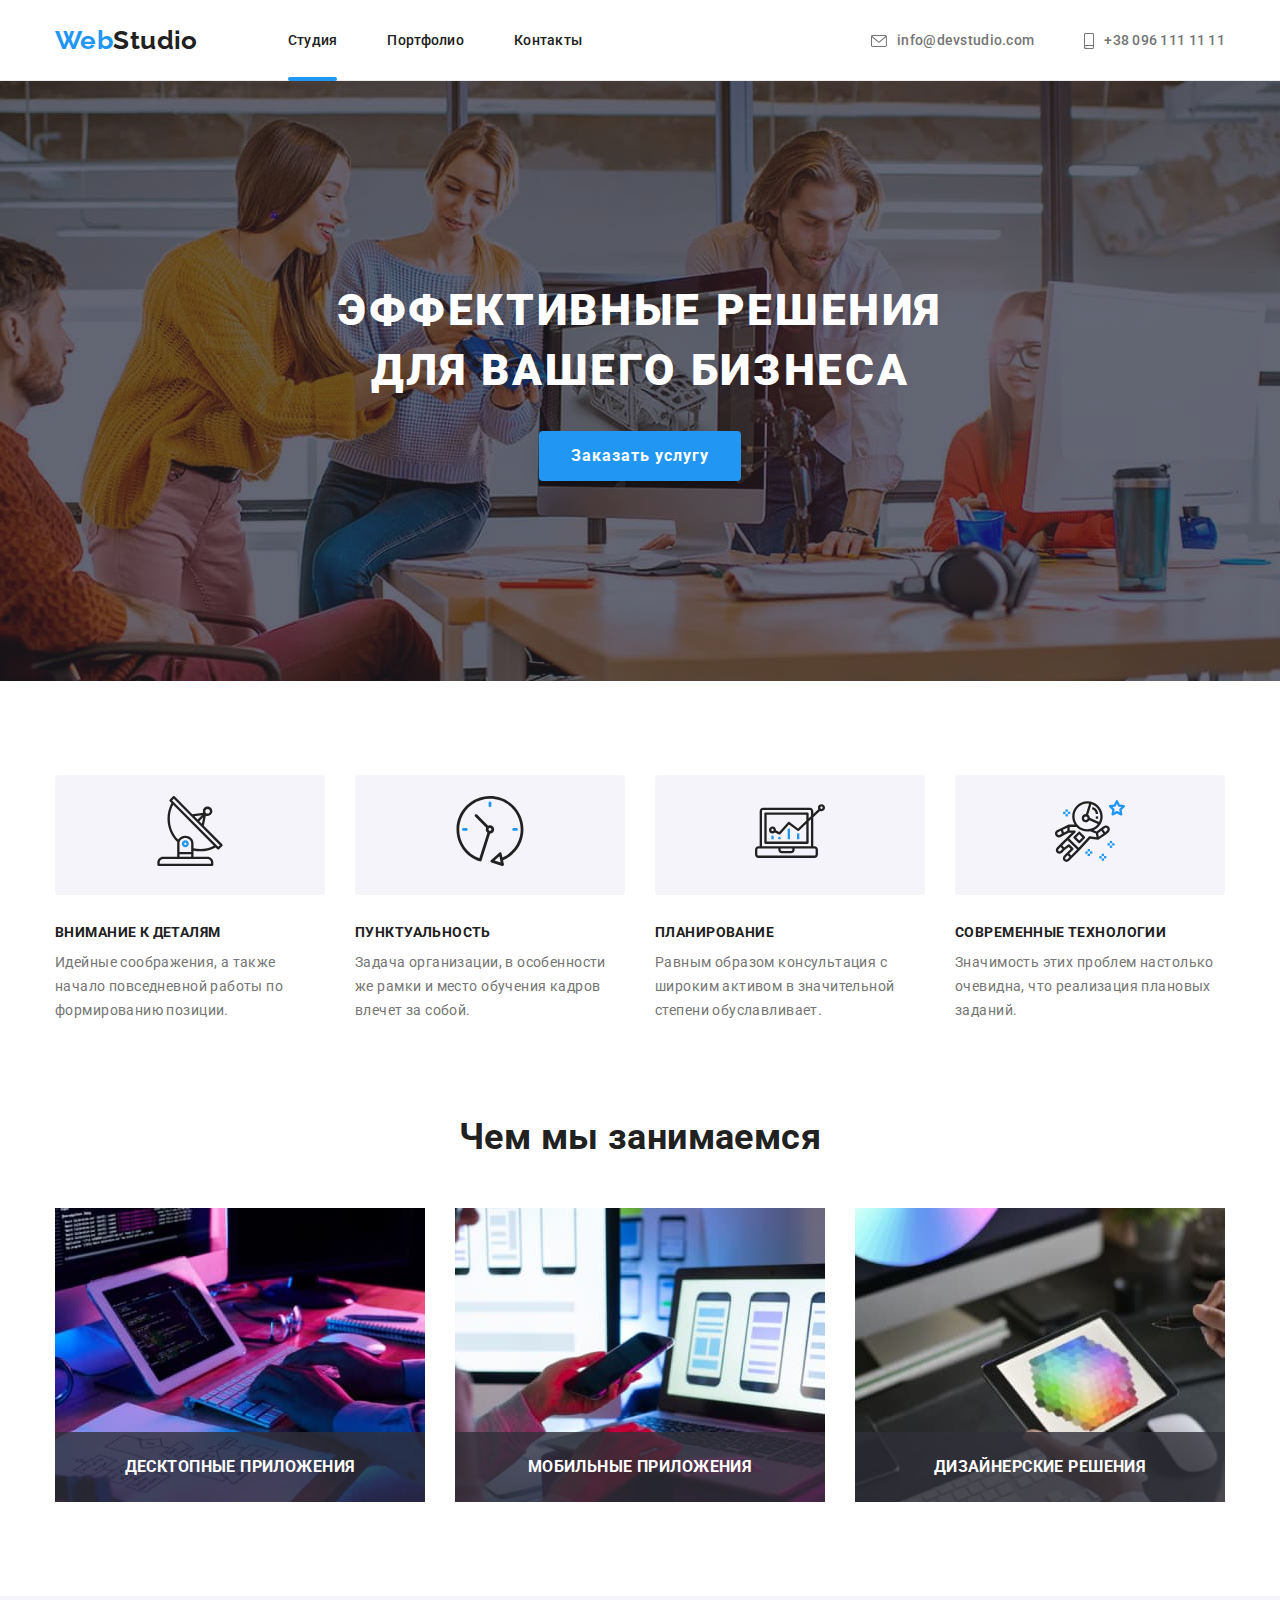
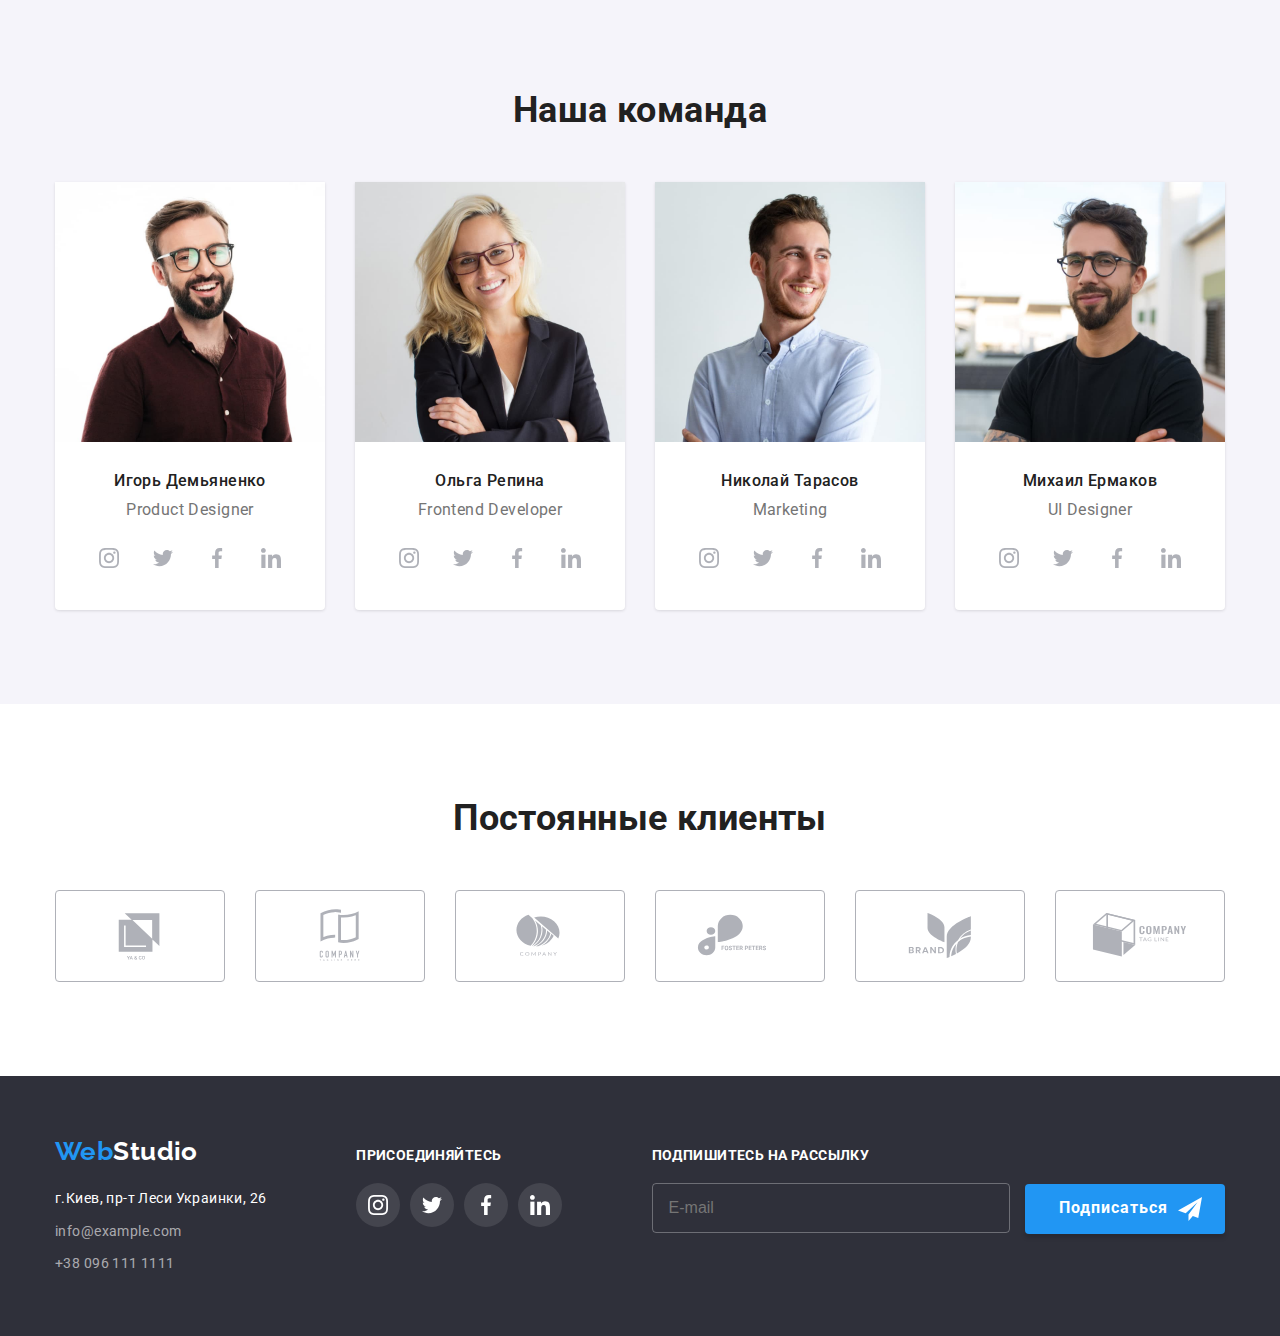
<file: index.html>
<!DOCTYPE html>
<html lang="ru">
<head>
    <meta charset="UTF-8">
    <meta http-equiv="X-UA-Compatible" content="IE=edge">
    <meta name="viewport" content="width=device-width, initial-scale=1.0">
    <title>Document</title>
    <link href="https://fonts.googleapis.com/css2?family=Raleway:wght@700&family=Roboto:wght@400;500;700;900&display=swap"
        rel="stylesheet">
    <link rel="stylesheet" href="https://github.com/sindresorhus/modern-normalize/blob/main/modern-normalize.css">
    <link rel="stylesheet" href="./css/main.min.css">
</head>
<body>
    <!--Шапка сайта-->
    <header class="page-header">
        <nav class="container main-nav">
        <a href="./index.html" class="logo logo--header"><span class="logo__text">Web</span>Studio</a>
         <ul class="site-nav list">
            <li class="site-nav__item"><a href="./index.html" class="site-nav__link current">Студия</a></li>
            <li class="site-nav__item"><a href="./portfolio.html" class="site-nav__link">Портфолио</a></li>
            <li class="site-nav__item"><a href="" class="site-nav__link">Контакты</a></li>
         </ul>

         <ul class="contacts list">
            <li class="contacts__item">
                <a href="mailto:info@devstudio.com" class="contacts__link">
                    <svg class="contacts__icon" width="16" height="12">
                        <use href="./images/icon.svg#icon-envelope"></use>
                    </svg>
                <span>info@devstudio.com</span>
                </a>
            </li>
            <li class="contacts__item">
                <a href="tel:+380961111111" class="contacts__link">
                    <svg class="contacts__icon" width="10" height="16">
                        <use href="./images/icon.svg#icon-smartphone"></use>
                    </svg>
                <span>+38 096 111 11 11</span>
                </a>
            </li>           
         </ul>
        </nav>
    </header>

    <main>
        <!--Герой-->
        <section class="hero">
            <div class="container">
           <h1 class="hero__title">Эффективные решения для вашего бизнеса</h1>
           <button type="button" class="hero__button" data-modal-open>Заказать услугу</button>
            </div>
        </section>
    
    <section class="section features">
        <!--Смысловой заголовок, который скроется в css-->
        <div class="container">
        <h2 class="visually-hidden">Наши преимущества</h2>
        <ul class="features__list list">
            <li class="features__item">
                <div class="features__svg">
                    <a href="" class="features__link">
                    <svg class="features__icon" width="70" height="70"> 
                        <use href="./images/icon.svg#icon-antenna-1"></use>
                    </svg>
                    </a>
                </div>
                <h3 class="features__title">Внимание к деталям</h3>
                <p class="features__text">Идейные соображения, а также начало повседневной работы по формированию позиции.</p>
            </li>
            <li class="features__item">
                <div class="features__svg">
                    <a href="" class="features__link">
                        <svg class="features__iconfeatures__" width="70" height="70">
                            <use href="./images/icon.svg#icon-clock-1"></use>
                        </svg>
                    </a>
                </div>
                <h3 class="features__title">Пунктуальность</h3>
                <p class="features__text">Задача организации, в особенности же рамки и место обучения кадров влечет за собой.</p></li>
            <li class="features__item">
                <div class="features__svg">
                    <a href="" class="features__link">
                        <svg class="features__icon" width="70" height="70">
                            <use href="./images/icon.svg#icon-diagram-1"></use>
                        </svg>
                    </a>
                </div>
                <h3 class="features__title">Планирование</h3>
                <p class="features__text">Равным образом консультация с широким активом в значительной степени обуславливает.</p></li>
            <li class="features__item">
                <div class="features__svg">
                    <a href="" class="features__link">
                        <svg class="features__icon" width="70" height="70">
                            <use href="./images/icon.svg#icon-astronaut-1"></use>
                        </svg>
                    </a>
                </div>
                <h3 class="features__title">Современные технологии</h3>
                <p class="features__text">Значимость этих проблем настолько очевидна, что реализация плановых заданий.</p>
            </li>
        </ul>
        </div>
    </section>
    
    
    <section class="section">
        <div class="container">
        <h2 class="section__title">Чем мы занимаемся</h2>
        <ul class="activity list">
            <li class="activity__item">
                <div class="activity__thumb">
               <img src="./images/img-1.jpg" alt="Программирование" width="370" height="294">
               <h3 class="activity__title">Десктопные приложения</h3>
               </div>
            </li>
            <li class="activity__item">
                <div class="activity__thumb">
                <img src="./images/img-2.jpg" alt="Аналитика" width="370" height="294">
                <h3 class="activity__title">Мобильные приложения</h3>
                </div>
            </li>
            <li class="activity__item">
                <div class="activity__thumb">
                <img src="./images/img-3.jpg" alt="Дизайн" width="370" height="294">
                <h3 class="activity__title">Дизайнерские решения</h3>
                </div>
            </li>
        </ul>
        </div>
    </section>

    
    <section class="section section--team-bgc">
        <div class="container">
        <h2 class="section__title">Наша команда</h2>
        <ul class="profession list">
            <li class="profession__item">
                <img src="./images/product-designer.jpg" alt="мужчина в рубашке" width="270">
                <div class="group-team">
                <h3 class="group-team__title">Игорь Демьяненко</h3>
                <p class="group-team__position">Product Designer</p> 
                <ul class="socials list">
                    <li class="socials__item">
                        <a href="" class="socials__link">
                          <svg class="socials__icon" width="20" height="20">
                              <use href="./images/icon.svg#icon-instagram-2"></use>
                          </svg> 
                        </a>
                    </li>
                    <li class="socials__item">
                        <a href="" class="socials__link">
                          <svg class="socials__icon" width="20" height="20">
                              <use href="./images/icon.svg#icon-twitter-1"></use>
                          </svg>  
                        </a>
                    </li>
                    <li class="socials__item">
                        <a href="" class="socials__link">
                          <svg class="socials__icon" width="20" height="20">
                              <use href="./images/icon.svg#icon-facebook-1"></use>
                          </svg>  
                        </a>
                    </li>
                    <li class="socials__item">
                        <a href="" class="socials__link">
                          <svg class="socials__icon" width="20" height="20">
                              <use href="./images/icon.svg#icon-linkedin-1"></use>
                          </svg>  
                        </a>
                    </li>
                </ul>
                </div>
            </li>
            <li class="profession__item">
                <img src="./images/frontend-developer.jpg" alt="девушка" width="270">
                <div class="group-team">
                <h3 class="group-team__title">Ольга Репина</h3>
                <p class="group-team__position">Frontend Developer</p>
                <ul class="socials list">
                    <li class="socials__item">
                        <a href="" class="socials__link">
                            <svg class="socials__icon" width="20" height="20">
                                <use href="./images/icon.svg#icon-instagram-2"></use>
                            </svg>
                        </a>
                    </li>
                    <li class="socials__item">
                        <a href="" class="socials__link">
                            <svg class="socials__icon" width="20" height="20">
                                <use href="./images/icon.svg#icon-twitter-1"></use>
                            </svg>
                        </a>
                    </li>
                    <li class="socials__item">
                        <a href="" class="socials__link">
                            <svg class="socials__icon" width="20" height="20">
                                <use href="./images/icon.svg#icon-facebook-1"></use>
                            </svg>
                        </a>
                    </li>
                    <li class="socials__item">
                        <a href="" class="socials__link">
                            <svg class="socials__icon" width="20" height="20">
                                <use href="./images/icon.svg#icon-linkedin-1"></use>
                            </svg>
                        </a>
                    </li>
                </ul>
                </div>
                </li>
            <li class="profession__item">
                <img src="./images/marketing.jpg" alt="мужчина в голубом" width="270">
                <div class="group-team">
                <h3 class="group-team__title">Николай Тарасов</h3>
                <p class="group-team__position">Marketing</p>
                <ul class="socials list">
                    <li class="socials__item">
                        <a href="" class="socials__link">
                            <svg class="socials__icon" width="20" height="20">
                                <use href="./images/icon.svg#icon-instagram-2"></use>
                            </svg>
                        </a>
                    </li>
                    <li class="socials__item">
                        <a href="" class="socials__link">
                            <svg class="socials__icon" width="20" height="20">
                                <use href="./images/icon.svg#icon-twitter-1"></use>
                            </svg>
                        </a>
                    </li>
                    <li class="socials__item">
                        <a href="" class="socials__link">
                            <svg class="socials__icon" width="20" height="20">
                                <use href="./images/icon.svg#icon-facebook-1"></use>
                            </svg>
                        </a>
                    </li>
                    <li class="socials__item">
                        <a href="" class="socials__link">
                            <svg class="socials__icon" width="20" height="20">
                                <use href="./images/icon.svg#icon-linkedin-1"></use>
                            </svg>
                        </a>
                    </li>
                </ul>
                </div>
                </li>
            <li class="profession__item">
                <img src="./images/ul-designer.jpg" alt="мужчина в очках" width="270">
                <div class="group-team">
                <h3 class="group-team__title">Михаил Ермаков</h3>
                <p class="group-team__position">UI Designer</p>
                <ul class="socials list">
                    <li class="socials__item">
                        <a href="" class="socials__link">
                            <svg class="socials__icon" width="20" height="20">
                                <use href="./images/icon.svg#icon-instagram-2"></use>
                            </svg>
                        </a>
                   </li>
                    <li class="socials__item">
                        <a href="" class="socials__link">
                            <svg class="socials__icon" width="20" height="20">
                                <use href="./images/icon.svg#icon-twitter-1"></use>
                            </svg>
                        </a>
                    </li>
                    <li class="socials__item">
                        <a href="" class="socials__link">
                            <svg class="socials__icon" width="20" height="20">
                                <use href="./images/icon.svg#icon-facebook-1"></use>
                            </svg>
                        </a>
                    </li>
                    <li class="socials__item">
                        <a href="" class="socials__link">
                            <svg class="socials__icon" width="20" height="20">
                                <use href="./images/icon.svg#icon-linkedin-1"></use>
                            </svg>
                        </a>
                    </li>
                    </ul>
                </div>
            </ul>
        </div>
    </section>

        <section class="section">
            <div class="container">
                <h2 class="section__title">Постоянные клиенты</h2>
                <ul class="clients list">
                    <li class="clients__item">
                        <a href="" class="clients__link">
                            <svg class="clients__icon" width="106" height="60">
                                <use href="./images/icon.svg#icon-Logo"></use>
                            </svg>
                        </a>
                    </li>
                    <li class="clients__item">
                        <a href="" class="clients__link">
                            <svg class="clients__icon" width="106" height="60">
                                <use href="./images/icon.svg#icon-Logo-1"></use>
                            </svg>
                        </a>
                    </li>
                    <li class="clients__item">
                        <a href="" class="clients__link">
                            <svg class="clients__icon" width="106" height="60">
                                <use href="./images/icon.svg#icon-Logo-2"></use>
                            </svg>
                        </a>
                    </li>
                    <li class="clients__item">
                        <a href="" class="clients__link">
                            <svg class="clients__icon" width="106" height="60">
                                <use href="./images/icon.svg#icon-Logo-3"></use>
                            </svg>
                        </a>
                    </li>
                    <li class="clients__item">
                        <a href="" class="clients__link">
                            <svg class="clients__icon" width="106" height="60">
                                <use href="./images/icon.svg#icon-Logo-4"></use>
                            </svg>
                        </a>
                    </li>
                    <li class="clients__item">
                        <a href="" class="clients__link">
                            <svg class="clients__icon" width="106" height="60">
                                <use href="./images/icon.svg#icon-Logo-5"></use>
                            </svg>
                        </a>
                    </li>
                </ul>
            </div>
        </section>

    </main>

    <!--Футер-->
    <footer>
        <section class="footer">
            <div class="container footer-cont">
                <div class="footer-address">
                    <a href="./index.html" class="logo logo--footer"><span class="logo__text">Web</span>Studio</a>
                    <address>
                        <ul class="address list">
                            <li class="address__item">
                                <a href="https://google/maps/CWAaKW5dbzgjnJqV8" class="address__text">г.Киев, пр-т Леси Украинки, 26</a>
                            </li>
                            <li class="address__item">
                                <a href="mailto:info@example.com" class="address__contacts">info@example.com</a>
                            </li>
                            <li class="address__item"><a href="tel:+380961111111" class="address__contacts">+38 096 111 1111</a>
                            </li>
                        </ul>
                    </address>
                </div>
    
                <div class="join">
                    <p class="join__text">Присоединяйтесь</p>
                    <ul class="footer-socials list">
                        <li class="footer-socials__item">
                            <a href="" class="footer-socials__link">
                                <svg class="footer-socials__icon" width="20" height="20">
                                    <use href="./images/icon.svg#icon-instagram-2"></use>
                                </svg>
                            </a>
                        </li>
                        <li class="footer-socials__item">
                            <a href="" class="footer-socials__link">
                                <svg class="footer-socials__icon" width="20" height="20">
                                    <use href="./images/icon.svg#icon-twitter-1"></use>
                                </svg>
                            </a>
                        </li>
                        <li class="footer-socials__item">
                            <a href="" class="footer-socials__link">
                                <svg class="footer-socials__icon" width="20" height="20">
                                    <use href="./images/icon.svg#icon-facebook-1"></use>
                                </svg>
                            </a>
                        </li>
                        <li class="footer-socials__item">
                            <a href="" class="footer-socials__link">
                                <svg class="footer-socials__icon" width="20" height="20">
                                    <use href="./images/icon.svg#icon-linkedin-1"></use>
                                </svg>
                            </a>
                        </li>
                    </ul>
                </div>
                <div class="online">
                    <p class="online__text">Подпишитесь на рассылку</p>
                    <form class="online__form">
                        <label for="email"></label>
                        <input class="online__input" 
                        type="email" 
                        name="email" 
                        id="email"
                        placeholder="E-mail">
                        <button type="submit" class="online__button">Подписаться
                            <svg class="online__icon" width="24" height="24">
                                <use href="./images/icon.svg#icon-icon-send"></use>
                            </svg>
                        </button>
                    </form>
                </div>
            </div>
        </section>
    </footer>

        <!--Модальное окно-->
        
        <div class="backdrop is-hidden" data-modal>
            <div class="modal">
                <button class="modal__link" type="button" data-modal-close>
                    <svg class="modal__icon-closed" width="18" height="18">
                        <use href="./images/icon.svg#icon-close-black-18dp-2-1-1"></use>
                    </svg>
                </button>

                <!--Форма-->

                <p class="modal__title">Оставьте свои данные, мы вам перезвоним</p>
                <form class="modal__form">
                    <div class="form-field">
                    <label for="name" class="form-field__label">Имя</label>
                    <div class="modal-wrap">
                    <input
                    class="modal-wrap__input" 
                    type="text"
                    name="name"
                    id="name"
                    >
                    <svg class="modal__icon" width="18" height="18">
                        <use href="./images/icon.svg#icon-person-black-18dp-1"></use>
                    </svg>
                    </div>
                    </div>

                    <div class="form-field">
                        <label for="tel" class="form-field__label">Телефон</label>
                        <div class="modal-wrap">
                        <input
                         class="modal-wrap__input" 
                         type="tel" 
                         name="tel" 
                         id="tel"
                        >
                        <svg class="modal__icon" width="18" height="18">
                            <use href="./images/icon.svg#icon-phone-black-18dp-1"></use>
                        </svg>
                        </div>
                    </div>
                    
                    <div class="form-field">
                        <label for="email-form" class="form-field__label">Почта</label>
                        <div class="modal-wrap">
                        <input 
                        class="modal-wrap__input" 
                        type="email" 
                        name="email-form" 
                        id="email-form">
                        <svg class="modal__icon" width="18" height="18">
                            <use href="./images/icon.svg#icon-email-black-18dp-1"></use>
                        </svg>
                        </div>
                    </div>

                    <div class="form-field">
                        <label for="comment" class="form-field__label">Комментарий</label>
                        <textarea name="comment" id="comment" class="form-field__comment" placeholder="Введите текст"></textarea>
                    </div>

                    <div class="checkbox">
                    <input type="checkbox" name="checkbox" id="checkbox" class="checkbox__modal visually-hidden" />
                    <label for="checkbox" class="checkbox__text">
                    <span class="check-vector">
                        <svg class="checkbox__icon" width="16" height="15">
                        <use href="./images/icon.svg#icon-Vector"></use>
                        </svg>
                    </span>
                    Соглашаюсь с рассылкой и принимаю
                    <a class="checkbox__link" href="https://github.com/Iryna-Ozerova/goit-markup-hw-06"
                        target="_blank">Условия договора</a>
                    </label>
                    </div>
                    <button type="submit" class="modal-button">Отправить</button>
                    
                
                
                </form>
            </div>
        </div>
    <script src="./js/modal.js">
        
    </script>
</body>
</html>
</file>
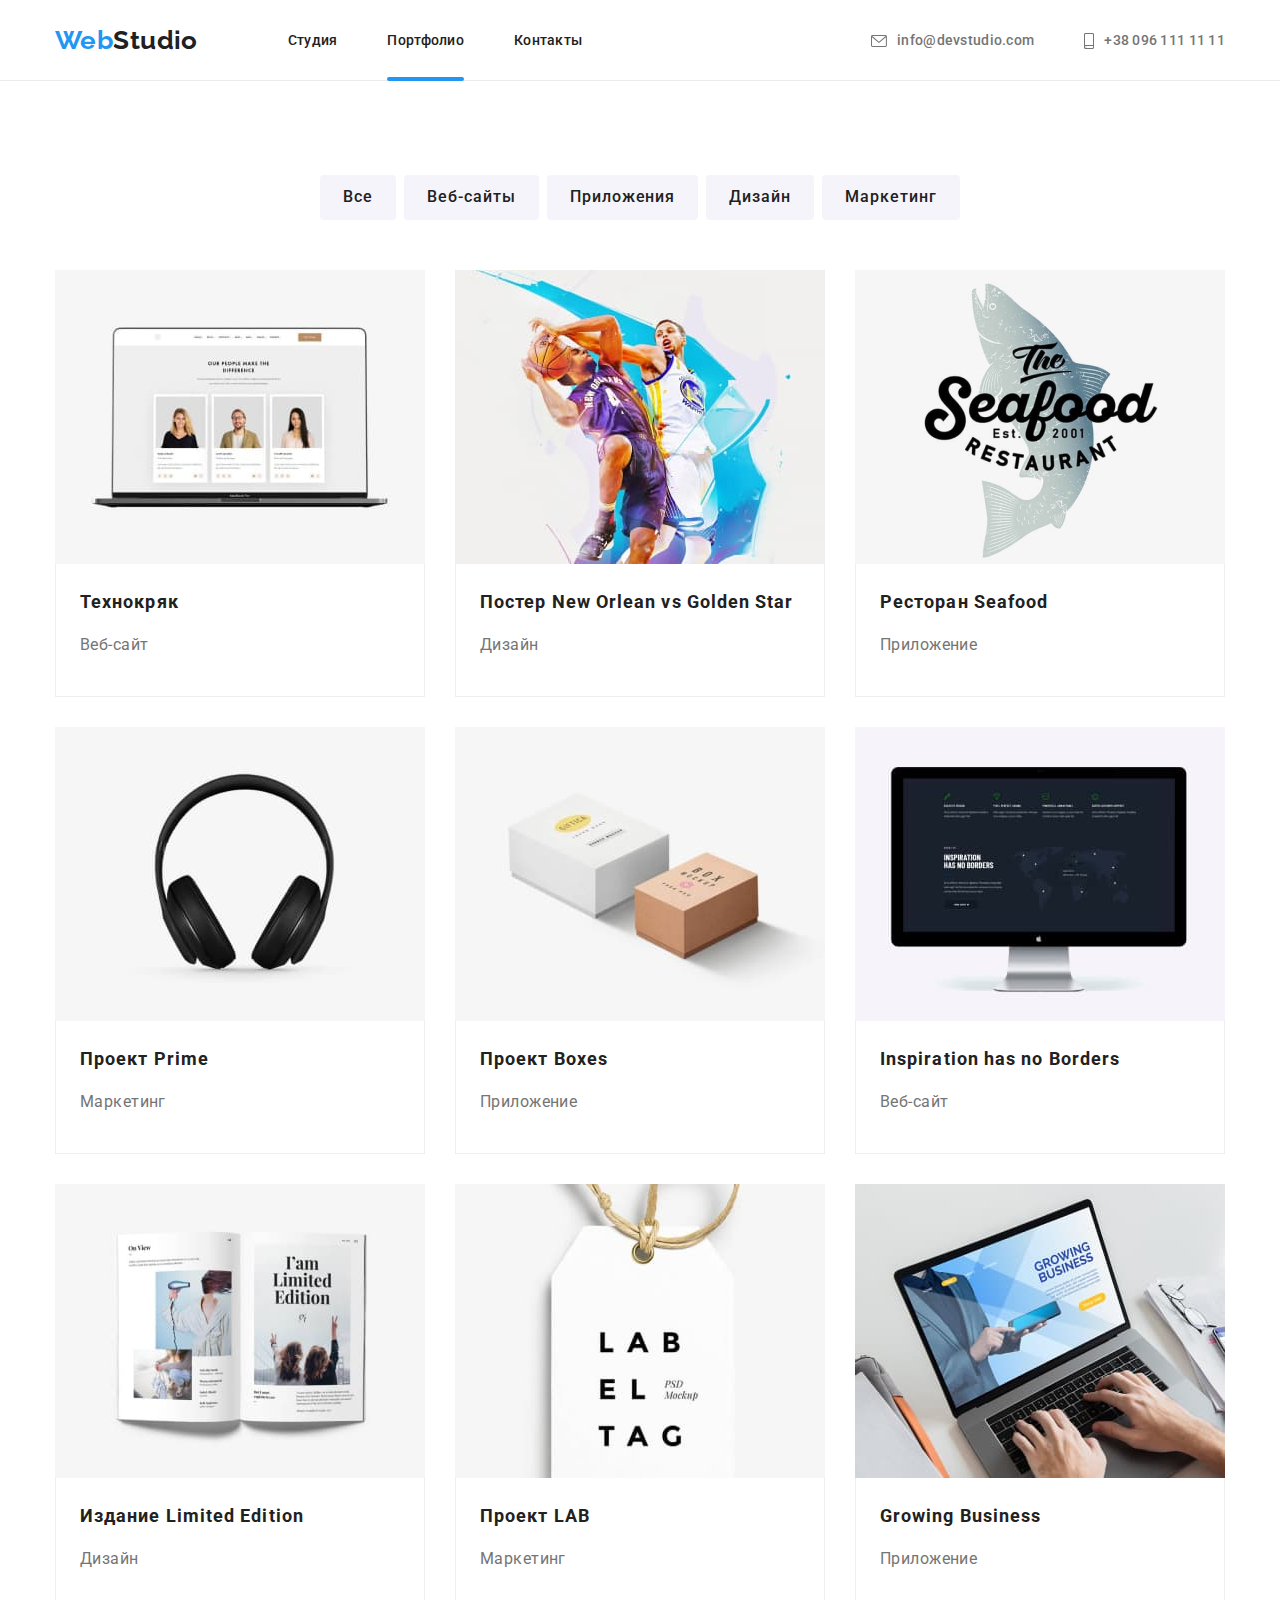
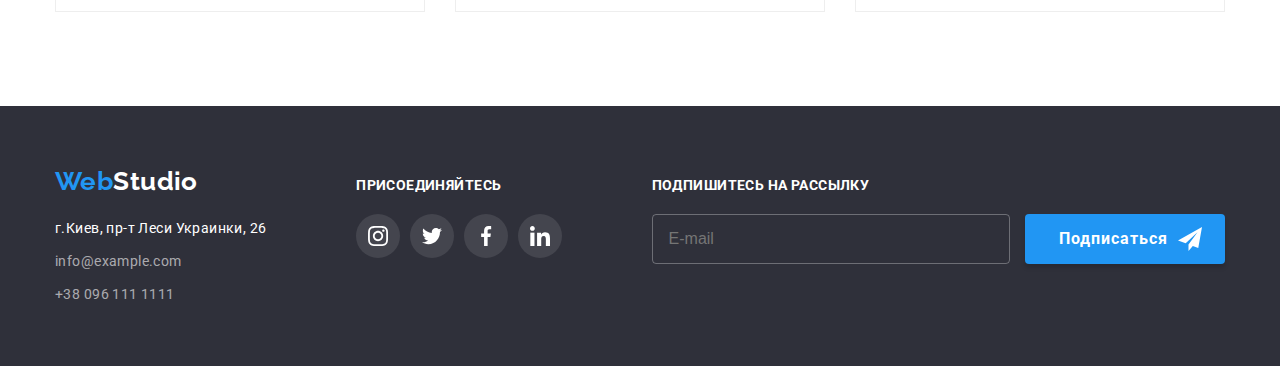
<file: portfolio.html>
<!DOCTYPE html>
<html lang="ru">
<head>
    <meta charset="UTF-8">
    <meta http-equiv="X-UA-Compatible" content="IE=edge">
    <meta name="viewport" content="width=device-width, initial-scale=1.0">
    <title>Document</title>
    <link href="https://fonts.googleapis.com/css2?family=Raleway:wght@700&family=Roboto:wght@400;500;700;900&display=swap"
        rel="stylesheet">
    <link rel="stylesheet" href="https://github.com/sindresorhus/modern-normalize/blob/main/modern-normalize.css">
    <link rel="stylesheet" href="./css/main.min.css">
</head>
<body>
    <!--Шапка сайта-->
    <header class="page-header">
        <nav class="container main-nav">
            <a href="./index.html" class="logo logo--header"><span class="logo__text">Web</span>Studio</a>
            <ul class="site-nav list">
                <li class="site-nav__item"><a href="./index.html" class="site-nav__link">Студия</a></li>
                <li class="site-nav__item"><a href="./portfolio.html" class="site-nav__link current">Портфолио</a></li>
                <li class="site-nav__item"><a href="" class="site-nav__link">Контакты</a></li>
            </ul>
    
            <ul class="contacts list">
                <li class="contacts__item">
                    <a href="mailto:info@devstudio.com" class="contacts__link">
                        <svg class="contacts__icon" width="16" height="12">
                            <use href="./images/icon.svg#icon-envelope"></use>
                        </svg>
                        <span>info@devstudio.com</span>
                    </a>
                </li>
                <li class="contacts__item">
                    <a href="tel:+380961111111" class="contacts__link">
                        <svg class="contacts__icon" width="10" height="16">
                            <use href="./images/icon.svg#icon-smartphone"></use>
                        </svg>
                        <span>+38 096 111 11 11</span>
                    </a>
                </li>
            </ul>
        </nav>
    </header>

        <main>
            <!--Портфолио-->
            <section class="section">
                <div class="container container-filtr">
                <!--Смысловой заголовок, который скроется в css-->
                <h1 class="visually-hidden">Наши работы</h1>
                <ul class="filtr list">
                    <li class="filtr__item"><button type="button" class="filtr__button">Все</button></li>
                    <li class="filtr__item"><button type="button" class="filtr__button">Веб-сайты</button></li>
                    <li class="filtr__item"><button type="button" class="filtr__button">Приложения</button></li>
                    <li class="filtr__item"><button type="button" class="filtr__button">Дизайн</button></li>
                    <li class="filtr__item"><button type="button" class="filtr__button">Маркетинг</button></li>
                </ul>


                <ul class="examples list">
                    <li class="examples__item">
                        <a href="" class="examples__link">
                            <div class="thumb">
                                <img src="./images/Технокряк.jpg" alt="Команда" width="370" height="294">
                                <p class="thumb__text">Технокряк это современная площадка распространения коронавируса. Компании используют эту платформу для цифрового
                                шпионажа и атак на защищённые сервера конкурентов.</p>                    
                            </div>
                            <div class="examples__text">
                            <h2 class="examples__title">Технокряк</h2>
                            <p class="examples__paragraph">Веб-сайт</p>
                            </div>
                        </a>
                    </li>

                    <li class="examples__item">
                        <a href="" class="examples__link">
                            <div class="thumb">
                            <img src="./images/Постер.jpg" alt="Два баскетболиста" width="370">
                            <p class="thumb__text">Технокряк это современная площадка распространения коронавируса. Компании используют эту
                                платформу для цифрового
                                шпионажа и атак на защищённые сервера конкурентов.</p>
                            </div>
                            <div class="examples__text">
                            <h2 class="examples__title">Постер New Orlean vs Golden Star</h2>
                            <p class="examples__paragraph">Дизайн</p>
                            </div>
                        </a>
                    </li>

                    <li class="examples__item">
                        <a href="" class="examples__link">
                            <div class="thumb">
                            <img src="./images/Ресторан.jpg" alt="Логотип ресторана с рыбой" width="370">
                            <p class="thumb__text">Технокряк это современная площадка распространения коронавируса. Компании используют эту
                                платформу для цифрового
                                шпионажа и атак на защищённые сервера конкурентов.</p>
                            </div>
                            <div class="examples__text">
                            <h2 class="examples__title">Ресторан Seafood</h2>
                            <p class="examples__paragraph">Приложение</p>
                            </div>
                        </a>
                    </li>

                    <li class="examples__item">
                        <a href="" class="examples__link">
                            <div class="thumb">
                            <img src="./images/Prime.jpg" alt="Наушники" width="370">
                            <p class="thumb__text">Технокряк это современная площадка распространения коронавируса. Компании используют эту
                                платформу для цифрового
                                шпионажа и атак на защищённые сервера конкурентов.</p>
                            </div>
                            <div class="examples__text">
                            <h2 class="examples__title">Проект Prime</h2>
                            <p class="examples__paragraph">Маркетинг</p>
                            </div>
                        </a>
                    </li>

                    <li class="examples__item">
                        <a href="" class="examples__link">
                            <div class="thumb">
                            <img src="./images/Boxes.jpg" alt="Коробка" width="370">
                            <p class="thumb__text">Технокряк это современная площадка распространения коронавируса. Компании используют эту платформу для цифрового
                                шпионажа и атак на защищённые сервера конкурентов.</p>
                            </div>    
                            <div class="examples__text">
                            <h2 class="examples__title">Проект Boxes</h2>
                            <p class="examples__paragraph">Приложение</p>
                            </div>
                        </a>
                    </li>

                    <li class="examples__item">
                        <a href="" class="examples__link">
                            <div class="thumb">
                            <img src="./images/Inspiration.jpg" alt="Экран компьютера" width="370">
                            <p class="thumb__text">Технокряк это современная площадка распространения коронавируса. Компании используют эту платформу для цифрового
                            шпионажа и атак на защищённые сервера конкурентов.</p>
                            </div>
                            <div class="examples__text">
                            <h2 class="examples__title">Inspiration has no Borders</h2>
                            <p class="examples__paragraph">Веб-сайт</p>
                            </div>
                        </a>
                    </li>

                    <li class="examples__item">
                        <a href="" class="examples__link">
                            <div class="thumb">
                            <img src="./images/Издание.jpg" alt="Книга" width="370">
                            <p class="thumb__text">Технокряк это современная площадка распространения коронавируса. Компании используют эту
                                платформу для цифрового
                                шпионажа и атак на защищённые сервера конкурентов.</p>
                            </div>
                            <div class="examples__text">
                            <h2 class="examples__title">Издание Limited Edition</h2>
                            <p class="examples__paragraph">Дизайн</p>
                            </div>
                        </a>
                    </li>

                    <li class="examples__item">
                        <a href="" class="examples__link">
                            <div class="thumb">
                            <img src="./images/Lab.jpg" alt="Бреллок" width="370">
                            <p class="thumb__text">Технокряк это современная площадка распространения коронавируса. Компании используют эту
                                платформу для цифрового
                                шпионажа и атак на защищённые сервера конкурентов.</p>
                            </div>
                            <div class="examples__text">
                            <h2 class="examples__title">Проект LAB</h2>
                            <p class="examples__paragraph">Маркетинг</p>
                            </div>
                        </a>
                    </li>

                    <li class="examples__item">
                        <a href="" class="examples__link">
                            <div class="thumb">
                            <img src="./images/Growing.jpg" alt="Ноутбук" width="370">
                            <p class="thumb__text">Технокряк это современная площадка распространения коронавируса. Компании используют эту
                                платформу для цифрового
                                шпионажа и атак на защищённые сервера конкурентов.</p>
                            </div>
                            <div class="examples__text">
                            <h2 class="examples__title">Growing Business</h2>
                            <p class="examples__paragraph">Приложение</p>
                            </div>
                        </a>
                    </li>
                </ul>
                </div>

            </section>

        </main>

    <!--Футер-->
    <footer>
        <section class="footer">
            <div class="container footer-cont">
                <div class="footer-address">
                    <a href="./index.html" class="logo logo--footer"><span class="logo__text">Web</span>Studio</a>
                    <address>
                        <ul class="address list">
                            <li class="address__item">
                                <a href="https://google/maps/CWAaKW5dbzgjnJqV8" class="address__text">г.Киев, пр-т Леси
                                    Украинки, 26</a>
                            </li>
                            <li class="address__item">
                                <a href="mailto:info@example.com" class="address__contacts">info@example.com</a>
                            </li>
                            <li class="address__item"><a href="tel:+380961111111" class="address__contacts">+38 096 111
                                    1111</a>
                            </li>
                        </ul>
                    </address>
                </div>
    
                <div class="join">
                    <p class="join__text">Присоединяйтесь</p>
                    <ul class="footer-socials list">
                        <li class="footer-socials__item">
                            <a href="" class="footer-socials__link">
                                <svg class="footer-socials__icon" width="20" height="20">
                                    <use href="./images/icon.svg#icon-instagram-2"></use>
                                </svg>
                            </a>
                        </li>
                        <li class="footer-socials__item">
                            <a href="" class="footer-socials__link">
                                <svg class="footer-socials__icon" width="20" height="20">
                                    <use href="./images/icon.svg#icon-twitter-1"></use>
                                </svg>
                            </a>
                        </li>
                        <li class="footer-socials__item">
                            <a href="" class="footer-socials__link">
                                <svg class="footer-socials__icon" width="20" height="20">
                                    <use href="./images/icon.svg#icon-facebook-1"></use>
                                </svg>
                            </a>
                        </li>
                        <li class="footer-socials__item">
                            <a href="" class="footer-socials__link">
                                <svg class="footer-socials__icon" width="20" height="20">
                                    <use href="./images/icon.svg#icon-linkedin-1"></use>
                                </svg>
                            </a>
                        </li>
                    </ul>
                </div>
                <div class="online">
                    <p class="online__text">Подпишитесь на рассылку</p>
                    <form class="online__form">
                        <label for="email"></label>
                        <input class="online__input" type="email" name="email" id="email" placeholder="E-mail">
                        <button type="submit" class="online__button">Подписаться
                            <svg class="online__icon" width="24" height="24">
                                <use href="./images/icon.svg#icon-icon-send"></use>
                            </svg>
                        </button>
                    </form>
                </div>
            </div>
        </section>
    </footer>

<script src="./js/modal.js"></script>
</body>
</html>
</file>
<file: css/main.min.css>
:root{--primary-background-color: #e5e5e5;--secondary-background-color: #2f303a;--team-background-color: #f5f4fa;--primary-text-color: #757575;--secondary-text-color: #212121;--accent-color: #2196f3;--hero-text-color: #ffffff;--icon-color: #afb1b8;--timing-function: cubic-bezier(0.4, 0, 0.2, 1)}.list{list-style:none;margin:0;padding:0}h1,h2,h3,p{margin:0;padding:0}img{display:block;min-width:100%;height:auto}html{box-sizing:border-box}*,*::before,*::after{box-sizing:inherit}body{background-color:var(--hero-text-color);color:var(--primary-text-color);margin:0;font-family:Roboto,sans-serif;font-size:14px;line-height:1.7;letter-spacing:.03em}.section{padding-top:94px;padding-bottom:94px}.container{margin-left:auto;margin-right:auto;width:1200px;padding-left:15px;padding-right:15px}.hero__button{margin-left:auto;margin-right:auto;min-width:200px;padding-top:10px;padding-right:32px;padding-bottom:10px;padding-left:32px;color:var(--hero-text-color);background-color:var(--accent-color);display:inline-block;border-radius:4px;border:1px solid transparent;font-family:Roboto,sans-serif;font-weight:700;font-size:16px;line-height:1.9;letter-spacing:.06em;align-items:center;text-align:center;box-shadow:0px 4px 4px rgba(0,0,0,.15);border-width:0px;cursor:pointer}.filtr__button{padding-top:6px;padding-right:22px;padding-bottom:6px;padding-left:22px;display:flex;align-items:center;text-align:center;border-radius:4px;border:1px solid transparent;color:var(--secondary-text-color);background-color:var(--team-background-color);font-family:Roboto,sans-serif;font-weight:500;font-size:16px;line-height:1.9;letter-spacing:.06em;cursor:pointer;transition:background-color 250ms var(--timing-function)}.modal-button{display:flex;padding:10px 55px 10px 56px;width:200px;height:50px;margin-left:auto;margin-right:auto;color:var(--hero-text-color);background-color:var(--accent-color);border-radius:4px;border:1px solid transparent;box-shadow:0px 1px 3px rgba(0,0,0,.12),0px 1px 1px rgba(0,0,0,.14),0px 2px 1px rgba(0,0,0,.2);font-family:Roboto,sans-serif;font-weight:700;font-size:16px;line-height:1.9;letter-spacing:.06em;align-items:center;text-align:center;border-width:0px;outline:none;cursor:pointer}.backdrop{position:fixed;top:0;left:0;width:100%;height:100%;background-color:rgba(0,0,0,.2);opacity:1;transition:opacity 250ms var(--timing-function)}.backdrop.is-hidden{visibility:hidden;opacity:0;pointer-events:none}.modal{position:absolute;top:50%;left:50%;min-width:528px;padding:40px;box-shadow:0px 1px 3px rgba(0,0,0,.12),0px 1px 1px rgba(0,0,0,.14),0px 2px 1px rgba(0,0,0,.2);border-radius:4px;background:var(--hero-text-color);transform:translate(-50%, -50%) scale(1);transition:transform 250ms var(--timing-function)}.backdrop.is-hidden .modal{transform:translate(-50%, -50%) scale(0.5)}.modal__link{position:absolute;top:8px;right:8px;width:30px;height:30px;background:#fff;border-radius:50%;border:1px solid rgba(0,0,0,.1);box-sizing:border-box}.modal__icon-closed{display:flex;justify-content:center;align-items:center;transition:fill 250ms var(--accent-color)}.modal__icon-closed:hover,.modal__icon-closed:focus{fill:var(--accent-color)}.modal__title{margin-bottom:12px;font-weight:700;font-size:20px;line-height:1.15;letter-spacing:.03em;color:var(--secondary-text-color);text-align:center}.modal-wrap{position:relative}.modal__icon{position:absolute;left:12px;top:50%;transform:translateY(-50%)}.modal-wrap__input:focus+.modal__icon{fill:var(--accent-color)}.modal-wrap__input{width:100%;height:40px;padding-left:42px;display:flex;flex-direction:column;margin-bottom:10px;box-sizing:border-box;border-radius:4px;border:1px solid rgba(33,33,33,.2);outline:none;transition:border-color 250ms var(--timing-function) fill 250ms var(--timing-function)}.modal-wrap__input:focus{border-color:var(--accent-color)}.form-field__label{font-size:12px;line-height:1.16;letter-spacing:.01em;color:var(--primary-text-color);margin-bottom:4px}.form-field__comment{width:100%;height:120px;padding:12px 16px;border:1px solid rgba(33,33,33,.2);border-radius:4px;resize:none;outline:none;font-family:Roboto;font-size:14px;line-height:1.14;letter-spacing:.01;color:rgba(117,117,117,.5);transition:border-color 250ms var(--timing-function)}.form-field__comment:focus{border-color:var(--accent-color)}.checkbox{width:100%;margin-bottom:30px}.checkbox__text{display:flex;align-items:center;margin-left:13px;margin-top:20px;font-size:14px;line-height:1.71;letter-spacing:.03em}.checkbox__text .check-vector{width:16px;height:15px;border:2px solid var(--secondary-text-color);border-radius:4px;margin-right:7px;display:flex;align-items:center;justify-content:center}.checkbox__modal:checked+.checkbox__text>.check-vector{background-color:var(--accent-color);border:none}.checkbox__link{text-decoration:underline;color:var(--accent-color);display:inline-block;margin-left:5px}.modal-button{display:flex;padding:10px 55px 10px 56px;width:200px;height:50px;margin-left:auto;margin-right:auto;color:var(--hero-text-color);background-color:var(--accent-color);border-radius:4px;border:1px solid transparent;box-shadow:0px 1px 3px rgba(0,0,0,.12),0px 1px 1px rgba(0,0,0,.14),0px 2px 1px rgba(0,0,0,.2);font-family:Roboto,sans-serif;font-weight:700;font-size:16px;line-height:1.9;letter-spacing:.06em;align-items:center;text-align:center;border-width:0px;outline:none;cursor:pointer}.logo{display:block;font-family:Raleway,sans-serif;font-weight:700;font-size:26px;line-height:1.2;text-decoration:none}.logo .logo__text{color:var(--accent-color);margin-bottom:25px}.visually-hidden{position:absolute;width:1px;height:1px;margin:-1px;padding:0;overflow:hidden;border:0;clip:rect(0 0 0 0)}.page-header{background-color:var(--hero-text-color);border-bottom:1px solid #ececec;padding-bottom:24px;padding-top:25px}.logo{display:block;font-family:Raleway,sans-serif;font-weight:700;font-size:26px;line-height:1.2;text-decoration:none}.logo .logo__text{color:var(--accent-color);margin-bottom:25px}.logo--header{color:var(--secondary-text-color)}.main-nav{display:flex;align-items:center}.site-nav{display:flex;margin-left:90px}.site-nav__link{display:block;color:var(--secondary-text-color);font-family:Roboto,sans-serif;font-weight:500;font-size:14px;line-height:1.2;letter-spacing:.02em;text-decoration:none;transition:color 250ms var(--timing-function)}.site-nav__link:hover,.site-nav__link:focus{color:var(--accent-color)}.site-nav__item+.site-nav__item{margin-left:50px}.contacts{margin-left:auto;display:flex}.contacts__link{font-family:Roboto,sans-serif;font-weight:500;font-size:14px;line-height:1.2;letter-spacing:.02em;text-decoration:none;display:flex;align-items:center;color:var(--primary-text-color);transition:color 250ms var(--timing-function)}.contacts__link:hover,.contacts__link:focus{color:var(--accent-color)}.contacts__icon{fill:currentColor;margin-right:10px}.contacts__item+.contacts__item{margin-left:50px}.current{position:relative}.current::after{position:absolute;left:0;bottom:-32px;content:"";width:100%;height:4px;background-color:var(--accent-color);border-radius:2px}.hero{text-align:center;padding-top:200px;padding-bottom:200px;max-width:1600px;height:600px;margin-left:auto;margin-right:auto;background-image:linear-gradient(to right, rgba(47, 48, 58, 0.4), rgba(47, 48, 58, 0.4)),url(../images/overlay.jpg);background-repeat:no-repeat;background-position:center;background-size:cover;background-color:var(--secondary-background-color)}.hero__title{color:var(--hero-text-color);width:696px;margin:0 auto;margin-bottom:30px;font-weight:900;font-size:44px;line-height:1.36;letter-spacing:.06em;text-transform:uppercase}.hero__button{margin-left:auto;margin-right:auto;min-width:200px;padding-top:10px;padding-right:32px;padding-bottom:10px;padding-left:32px;color:var(--hero-text-color);background-color:var(--accent-color);display:inline-block;border-radius:4px;border:1px solid transparent;font-family:Roboto,sans-serif;font-weight:700;font-size:16px;line-height:1.9;letter-spacing:.06em;align-items:center;text-align:center;box-shadow:0px 4px 4px rgba(0,0,0,.15);border-width:0px;cursor:pointer}footer{padding-top:60px;padding-bottom:60px;background-color:var(--secondary-background-color)}.logo--footer{color:var(--hero-text-color)}.address{margin-top:20px}.address__text,.address__contacts{color:var(--hero-text-color);font-family:Roboto,sans-serif;font-style:normal;font-weight:400;font-size:14px;line-height:1.7;letter-spacing:.03em;text-decoration:none}.address__item+.address__item{margin-top:9px}.address__contacts{color:rgba(255,255,255,.6)}.footer-cont{display:flex;align-items:baseline}.join{margin-left:auto}.join__text,.online__text{font-weight:700;line-height:1.14;text-transform:uppercase;margin-bottom:20px;color:var(--hero-text-color)}.footer-socials{display:flex;align-items:center}.footer-socials__link{width:44px;height:44px;background-color:rgba(255,255,255,.1);border-radius:50%;display:flex;align-items:center;justify-content:center;color:var(--hero-text-color);transition:background-color 250ms var(--timing-function)}.footer-socials__link:hover,.footer-socials__link:focus{background-color:var(--accent-color)}.footer-socials__icon{fill:currentColor}.footer-socials__item+.footer-socials__item{margin-left:10px}.online{margin-left:auto}.online__input{width:358px;height:50px;font-weight:400;font-size:16px;line-height:1.25;background-color:transparent;color:rgba(255,255,255,.6);padding-left:16px;outline:none;border-radius:4px;border:1px solid rgba(255,255,255,.3)}.online__button{position:relative;width:200px;height:50px;margin-left:12px;padding-right:29px;color:var(--hero-text-color);background-color:var(--accent-color);display:inline-block;border-radius:4px;font-family:Roboto,sans-serif;font-weight:700;font-size:16px;line-height:1.9;letter-spacing:.06em;align-items:center;text-align:center;box-shadow:0px 4px 4px rgba(0,0,0,.15);border-width:0px;cursor:pointer}.online__icon{position:absolute;top:13px;margin-left:10px}.features{padding-bottom:0}.features__title{color:var(--secondary-text-color);margin-bottom:10px;font-weight:700;font-size:14px;line-height:1.14;text-transform:uppercase}.features__list{display:flex}.features__item{width:270px}.features__item+.features__item{margin-left:30px}.features__svg{margin-bottom:30px;width:270px;height:120px;border-radius:4px;background-color:var(--team-background-color);display:flex;align-items:center;justify-content:center}.section__title{color:var(--secondary-text-color);padding-top:0;text-align:center;margin-bottom:50px;font-weight:700;font-size:36px;line-height:1.16}.activity{display:flex}.activity__item+.activity__item{margin-left:30px}.activity__thumb{position:relative}.activity__title{position:absolute;font-weight:700;line-height:1.14;color:var(--hero-text-color);text-transform:uppercase;background-color:rgba(47,48,58,.8);width:100%;height:70px;display:flex;align-items:center;justify-content:center;transform:translateY(-100%)}.section--team-bgc{background-color:var(--team-background-color)}.profession{display:flex;text-align:center}.profession__item{background-color:var(--hero-text-color);width:270px;box-shadow:0px 1px 3px rgba(0,0,0,.12);border-radius:0px 0px 4px 4px;border-width:0px}.profession__item+.profession__item{margin-left:30px}.group-team{padding-top:30px;padding-bottom:30px}.group-team__title{margin-bottom:10px;text-align:center;color:var(--secondary-text-color);font-weight:500;font-size:16px;line-height:1.18}.group-team__position{font-size:16px;line-height:1.18}.socials{display:flex;justify-content:center;margin-top:16px}.socials__link{width:44px;height:44px;background-color:var(--hero-text-color);border-radius:50%;display:flex;align-items:center;justify-content:center;color:var(--icon-color);transition:background-color 250ms var(--timing-function)}.socials__link:hover,.socials__link:focus{background-color:var(--accent-color);color:var(--hero-text-color)}.socials__icon{fill:currentColor}.socials__item+.socials__item{margin-left:10px}.clients{display:flex}.clients__link{width:170px;height:92px;border:1px solid #afb1b8;box-sizing:border-box;border-radius:4px;display:flex;align-items:center;justify-content:center;color:#afb1b8;transition:background-color 250ms var(--timing-function) border-color 250ms var(--timing-function)}.clients__link:hover,.clients__link:focus{color:var(--accent-color);border-color:var(--accent-color)}.clients__icon{fill:currentColor}.clients__item+.clients__item{margin-left:30px}.filtr{display:flex;justify-content:center;margin-bottom:50px}.filtr__item+.filtr__item{margin-left:8px}.filtr__button{padding-top:6px;padding-right:22px;padding-bottom:6px;padding-left:22px;display:flex;align-items:center;text-align:center;border-radius:4px;border:1px solid transparent;color:var(--secondary-text-color);background-color:var(--team-background-color);font-family:Roboto,sans-serif;font-weight:500;font-size:16px;line-height:1.9;letter-spacing:.06em;cursor:pointer;transition:background-color 250ms var(--timing-function)}.filtr__button:hover,.filtr__button:focus{color:var(--hero-text-color);background-color:var(--accent-color);box-shadow:0px 3px 1px rgba(0,0,0,.1),0px 1px 2px rgba(0,0,0,.08),0px 2px 2px rgba(0,0,0,.12)}.examples{display:flex;flex-wrap:wrap;margin-left:-30px;margin-bottom:-30px}.examples__item{background:#fff;max-width:370px;margin-left:30px;margin-bottom:30px}.examples__item:nth-child(3n){margin-right:0}.examples__item .examples__link{display:block;text-decoration:none}.examples__item .examples__link:hover,.examples__item .examples__link:focus{box-shadow:0px 1px 1px rgba(0,0,0,.12),0px 4px 4px rgba(0,0,0,.06),1px 4px 6px rgba(0,0,0,.16)}.thumb{position:relative;overflow:hidden}.thumb__text{position:absolute;top:0;left:0;height:100%;padding:63px 24px;color:var(--hero-text-color);background-color:rgba(33,150,243,.9);font-size:18px;line-height:1.56;transform:translateY(101%);transition:transform 250ms var(--timing-function)}.examples__item:hover .thumb__text{transform:translateY(0)}.examples__text{padding-right:24px;padding-left:24px;padding-top:20px;padding-bottom:20px;border-right:1px solid #eee;border-bottom:1px solid #eee;border-left:1px solid #eee}.examples__title{margin-bottom:10px;color:var(--secondary-text-color);font-weight:700;font-size:18px;line-height:2;letter-spacing:.06em;text-decoration:none}.examples__paragraph{font-size:16px;line-height:1.9;color:var(--primary-text-color);margin-bottom:16px}/*# sourceMappingURL=main.min.css.map */
</file>
